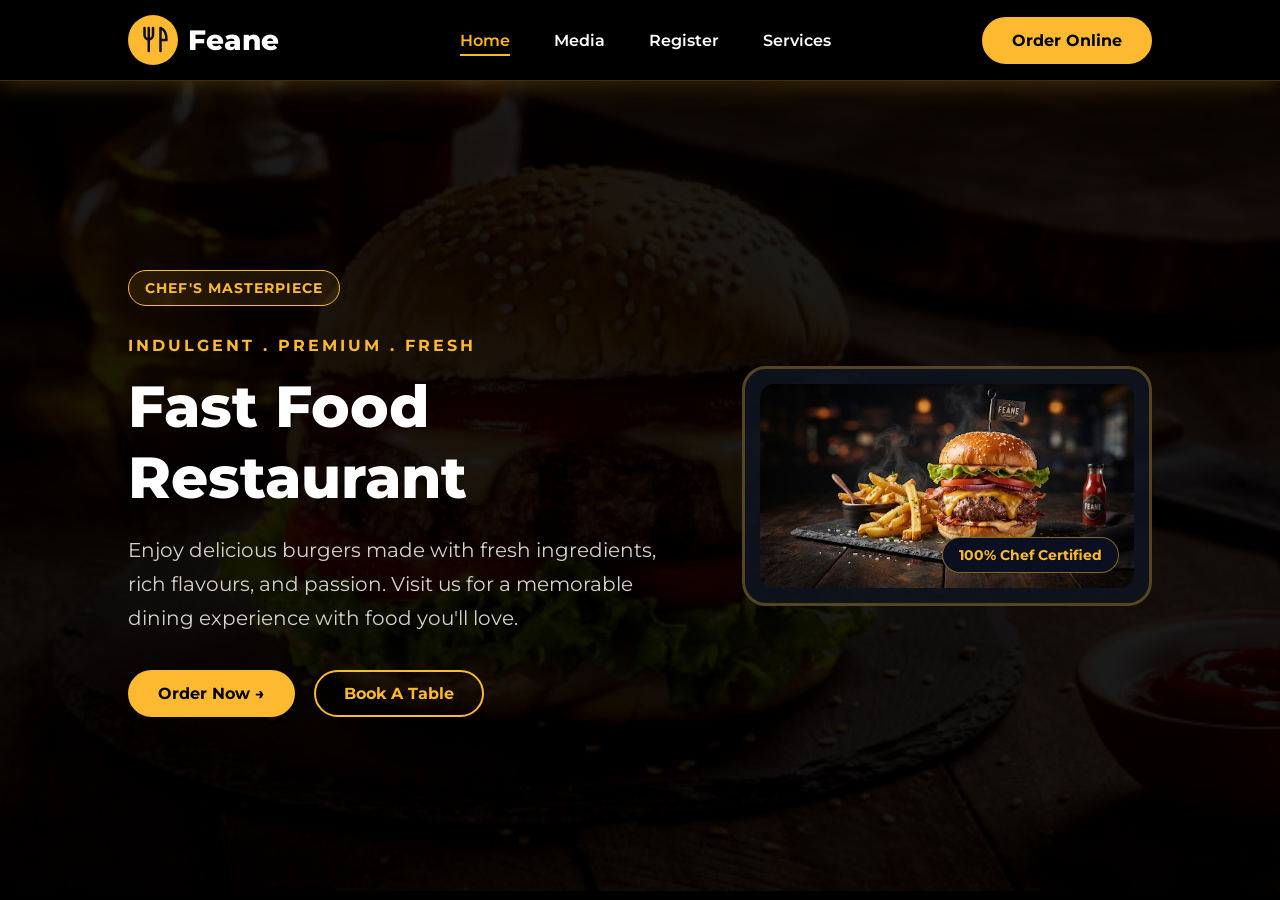
<file: index.html>
<!DOCTYPE html>
<html lang="en">
<head>
    <meta charset="UTF-8">
    <title>Feane - Home</title>
    <meta name="viewport" content="width=device-width, initial-scale=1.0">
    <link rel="preconnect" href="https://fonts.googleapis.com">
    <link href="https://fonts.googleapis.com/css2?family=Montserrat:wght@400;600;700;800&display=swap" rel="stylesheet">
    
    <link rel="stylesheet" href="css/nav.css">
    <link rel="stylesheet" href="css/home.css">
</head>
<body>
    <header>
        <nav>
            <div class="logo-group">
                <img src="images/logo.svg" alt="Feane logo" class="logo">
                <span class="brand">Feane</span>
            </div>

            <div class="nav-links">
                <a href="index.html" class="active">Home</a>
                <a href="media.html">Media</a>
                <a href="register.html">Register</a>
                <a href="services.html">Services</a>
            </div>

            <a href="media.html" class="btn">Order Online</a>
        </nav>
    </header>

    <div class="clss1">
        <img src="images/burger.jpg" alt="">

        <section class="hero" id="hero">
            <div class="hero-content">
                <p class="badge">Chef's Masterpiece</p>
                <p class="tagline">Indulgent . Premium . Fresh</p>
                <h1>Fast Food Restaurant</h1>
                <p class="hero-text">
                    Enjoy delicious burgers made with fresh ingredients,
                    rich flavours, and passion. Visit us for a memorable
                    dining experience with food you'll love.
                </p>

                <a href="media.html" class="btn">Order Now &rarr;</a>
                <a href="register.html" class="btn btn-outline">Book A Table</a>
            </div>

            <div class="hero-image">
                <div class="frame">
                    <img src="images/bur.jpg" alt="Freshly prepared burger with melted cheese, lettuce, and tomato">
                    <span class="certified">100% Chef Certified</span>
                </div>
            </div>
        </section>
    </div>
</body>
</html>
</file>
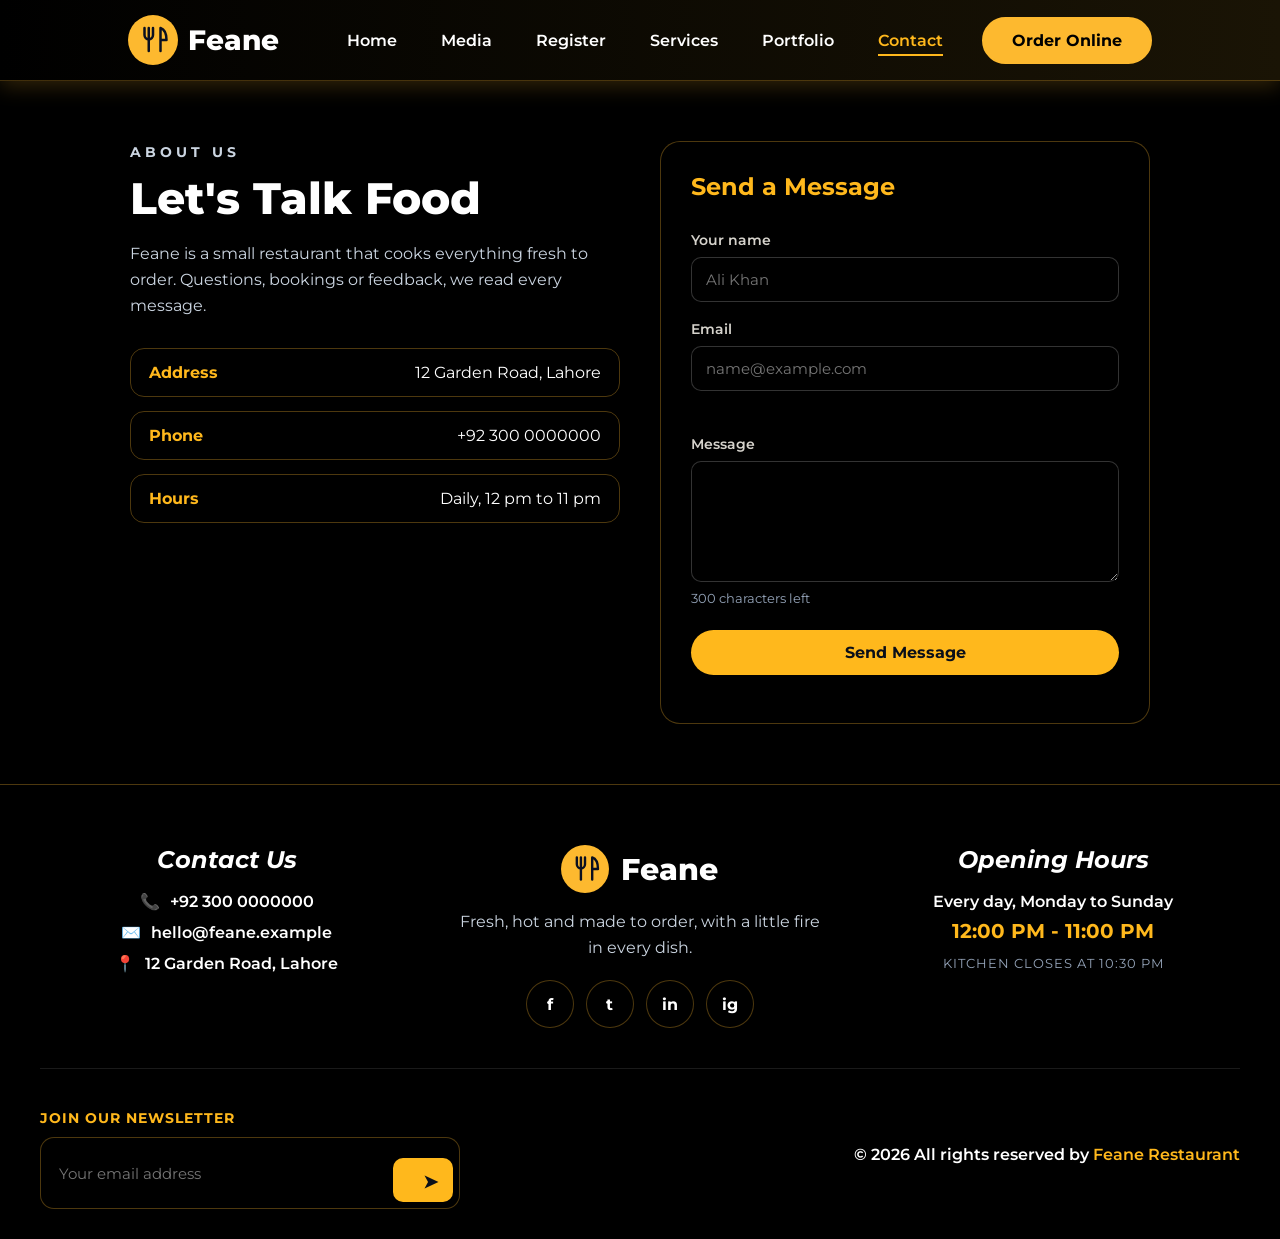
<file: contact.html>
<!DOCTYPE html>
<html lang="en">
    <head>
        <meta charset="UTF-8">
        <meta name="viewport" content="width=device-width, initial-scale=1.0">
        <title>Feane - Contact</title>
        <link rel="preconnect" href="https://fonts.googleapis.com">
        <link href="https://fonts.googleapis.com/css2?family=Montserrat:wght@400;600;700;800&display=swap" rel="stylesheet">
        <link rel="stylesheet" href="css/nav.css">
        <link rel="stylesheet" href="css/contact.css">
        <link rel="stylesheet" href="css/footer.css">
    </head>
    <body>

        <header>
            <nav>
                <div class="logo-group">
                    <img src="images/logo.svg" alt="Feane logo" class="logo">
                    <span class="brand">Feane</span>
                </div>

                <div class="nav-links">
                    <a href="index.html">Home</a>
                    <a href="media.html">Media</a>
                    <a href="register.html">Register</a>
                    <a href="services.html">Services</a>
                    <a href="portfolio.html">Portfolio</a>
                    <a href="contact.html" class="active">Contact</a>
                </div>

                <a href="media.html" class="btn">Order Online</a>
            </nav>
        </header>

        <main class="contact">

            <section class="about">
                <p class="section-label">About Us</p>
                <h1>Let's Talk Food</h1>
                <p>Feane is a small restaurant that cooks everything fresh to order. Questions, bookings or feedback, we read every message.</p>

                <ul class="info-list">
                    <li><span class="info-title">Address</span><span>12 Garden Road, Lahore</span></li>
                    <li><span class="info-title">Phone</span><span>+92 300 0000000</span></li>
                    <li><span class="info-title">Hours</span><span>Daily, 12 pm to 11 pm</span></li>
                </ul>
            </section>

            <section class="form-card">
                <h2>Send a Message</h2>

                <form id="contact-form">
                    <label for="name">Your name</label>
                    <input type="text" id="name" name="name" placeholder="Ali Khan" required minlength="2">

                    <label for="email">Email</label>
                    <input type="email" id="email" name="email" placeholder="name@example.com" required>
                    <span id="email-hint" class="hint"></span>

                    <label for="message">Message</label>
                    <textarea id="message" name="message" rows="5" maxlength="300" required></textarea>
                    <span id="char-count" class="hint">300 characters left</span>

                    <button type="submit">Send Message</button>
                    <p id="form-message" role="status"></p>
                </form>
            </section>

        </main>

        
            <footer class="site-footer">

    <div class="footer-top">

        <section class="footer-col">
            <h3>Contact Us</h3>
            <ul class="footer-list">
                <li><span aria-hidden="true">📞</span> +92 300 0000000</li>
                <li><span aria-hidden="true">✉️</span> hello@feane.example</li>
                <li><span aria-hidden="true">📍</span> 12 Garden Road, Lahore</li>
            </ul>
        </section>

        <section class="footer-brand">
            <div class="footer-logo">
                <img src="images/logo.svg" alt="Feane logo">
                <span>Feane</span>
            </div>
            <p>Fresh, hot and made to order, with a little fire in every dish.</p>
            <ul class="social">
                <li><a href="#" aria-label="Facebook">f</a></li>
                <li><a href="#" aria-label="Twitter">t</a></li>
                <li><a href="#" aria-label="LinkedIn">in</a></li>
                <li><a href="#" aria-label="Instagram">ig</a></li>
            </ul>
        </section>

        <section class="footer-col">
            <h3>Opening Hours</h3>
            <p class="days">Every day, Monday to Sunday</p>
            <p class="hours">12:00 PM - 11:00 PM</p>
            <p class="note">Kitchen closes at 10:30 PM</p>
        </section>

    </div>

    <div class="footer-bottom">

        <div class="newsletter">
            <label for="newsletter-email">Join our newsletter</label>
            <form class="newsletter-field">
                <input type="email" id="newsletter-email" placeholder="Your email address" required>
                <button type="submit" aria-label="Subscribe">&#10148;</button>
            </form>
        </div>

        <p class="copyright">&copy; 2026 All rights reserved by <span>Feane Restaurant</span></p>

    </div>

</footer>
        

        <script src="js/contact.js" defer></script>
        
    </body>
</html>
</file>
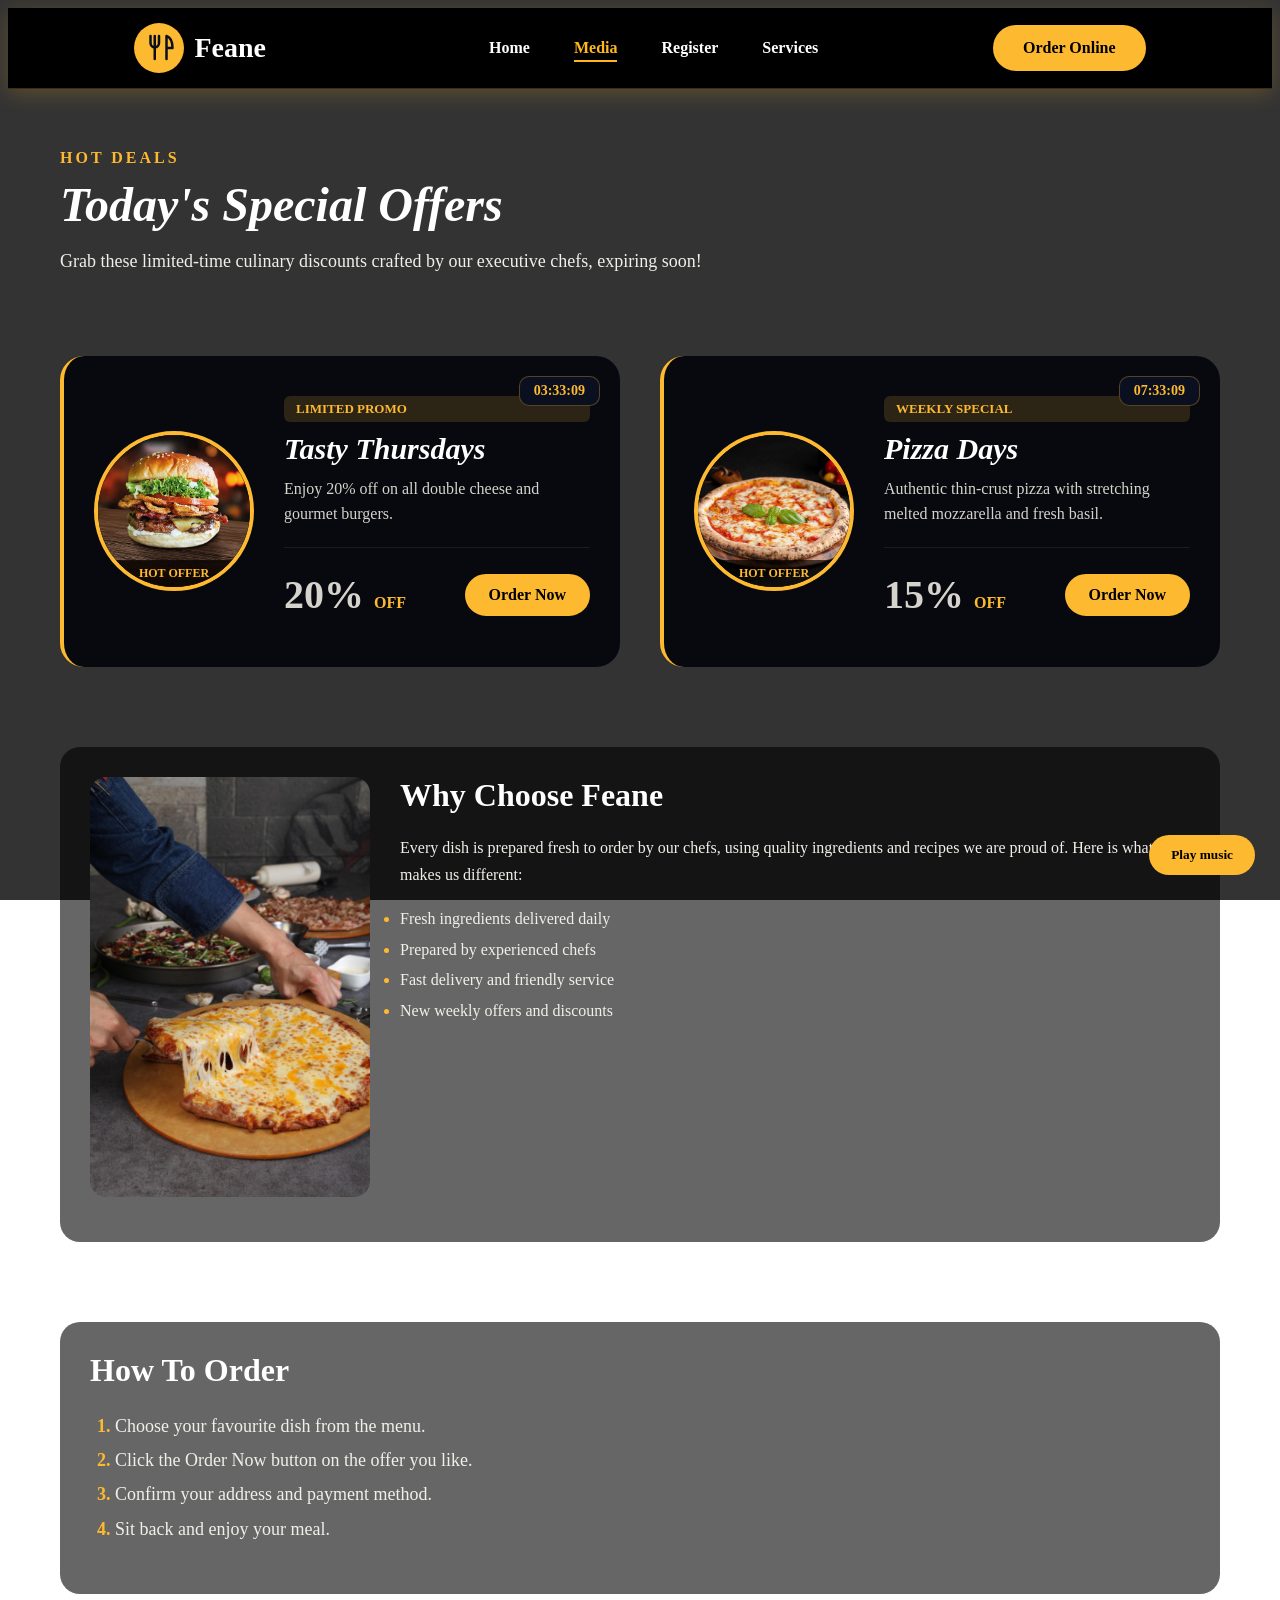
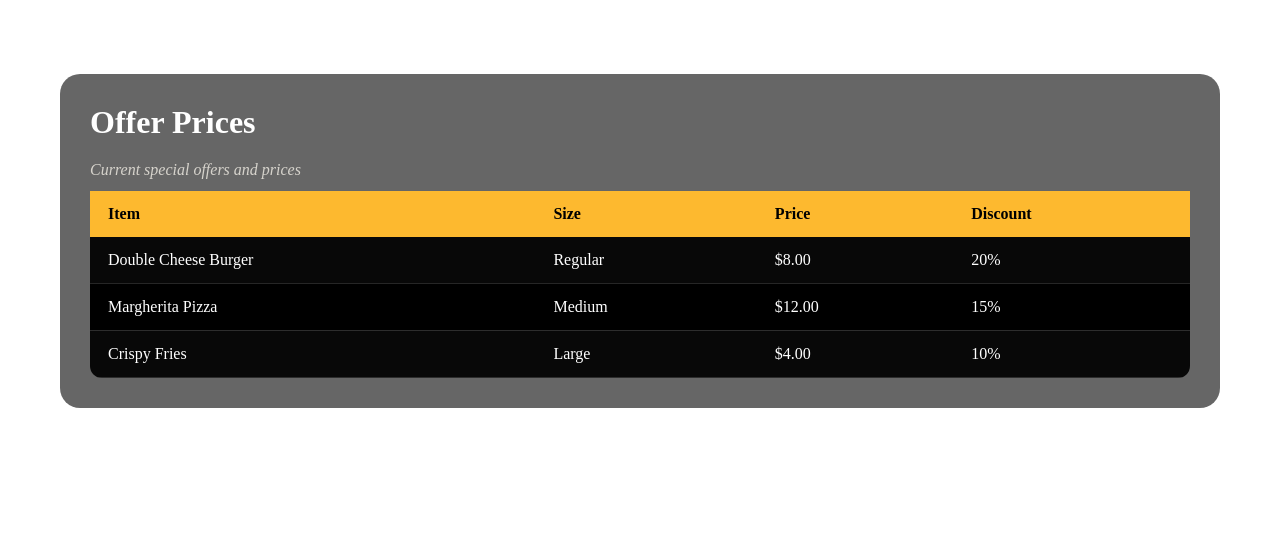
<file: media.html>
<!DOCTYPE html>
<html lang="en">
<head>
    <meta charset="UTF-8">
    <title>Feane - Media</title>
    <meta name="viewport" content="width=device-width, initial-scale=1.0">
    <link rel="preconnect" href="https://fonts.googleapis.com">
    <link href="https://fonts.googleapis.com/css2?family=Montserrat:wght@400;600;700;800&display=swap" rel="stylesheet">

    <link rel="stylesheet" href="css/nav.css">
    <link rel="stylesheet" href="css/media.css">
</head>
<body>
    <!-- BACKGROUND VIDEO (muted so browsers allow autoplay) -->
    <video class="bg-video" autoplay muted loop playsinline>
        <source src="media/cooking.mp4" type="video/mp4">
    </video>
    <div class="bg-overlay"></div>

    <header>
        <nav>
            <div class="logo-group">
                <img src="images/logo.svg" alt="Feane logo" class="logo">
                <span class="brand">Feane</span>
            </div>

            <div class="nav-links">
                <a href="index.html">Home</a>
                <a href="media.html" class="active">Media</a>
                <a href="register.html">Register</a>
                <a href="services.html">Services</a>
            </div>

            <a href="media.html" class="btn">Order Online</a>
        </nav>
    </header>

    <main>
        <!-- INTRO -->
        <section class="intro">
            <p class="label">Hot Deals</p>
            <h1>Today's Special Offers</h1>
            <p class="intro-text">
                Grab these limited-time culinary discounts crafted by our
                executive chefs, expiring soon!
            </p>
        </section>

        <!-- OFFER CARDS -->
        <section class="offers">
            <div class="card">
                <div class="card-photo">
                    <img src="images/offer1.jpg" alt="Double cheese burger">
                    <span class="hot">Hot Offer</span>
                </div>

                <div class="card-body">
                    <span class="timer">03:33:09</span>
                    <span class="tag">Limited Promo</span>
                    <h3>Tasty Thursdays</h3>
                    <p>Enjoy 20% off on all double cheese and gourmet burgers.</p>
                    <div class="card-bottom">
                        <p class="discount">20% <span>off</span></p>
                        <a href="#" class="btn">Order Now</a>
                    </div>
                </div>
            </div>

            <div class="card">
                <div class="card-photo">
                    <img src="images/offer2.jpg" alt="Pizza with melted cheese">
                    <span class="hot">Hot Offer</span>
                </div>

                <div class="card-body">
                    <span class="timer">07:33:09</span>
                    <span class="tag">Weekly Special</span>
                    <h3>Pizza Days</h3>
                    <p>Authentic thin-crust pizza with stretching melted mozzarella and fresh basil.</p>
                    <div class="card-bottom">
                        <p class="discount">15% <span>off</span></p>
                        <a href="#" class="btn">Order Now</a>
                    </div>
                </div>
            </div>
        </section>

        <!-- INFO BLOCK (float + unordered list) -->
        <section class="info">
            <img src="images/info.jpg" alt="Chef preparing food in our kitchen" class="info-img">
            <h2>Why Choose Feane</h2>
            <p>
                Every dish is prepared fresh to order by our chefs, using
                quality ingredients and recipes we are proud of. Here is
                what makes us different:
            </p>
            <ul>
                <li>Fresh ingredients delivered daily</li>
                <li>Prepared by experienced chefs</li>
                <li>Fast delivery and friendly service</li>
                <li>New weekly offers and discounts</li>
            </ul>
        </section>

        <!-- HOW TO ORDER (ordered list) -->
        <section class="how-to">
            <h2>How To Order</h2>
            <ol>
                <li>Choose your favourite dish from the menu.</li>
                <li>Click the Order Now button on the offer you like.</li>
                <li>Confirm your address and payment method.</li>
                <li>Sit back and enjoy your meal.</li>
            </ol>
        </section>

        <!-- PRICE TABLE -->
        <section class="prices">
            <h2>Offer Prices</h2>
            <div class="table-wrap">
                <table>
                    <caption>Current special offers and prices</caption>
                    <thead>
                        <tr>
                            <th scope="col">Item</th>
                            <th scope="col">Size</th>
                            <th scope="col">Price</th>
                            <th scope="col">Discount</th>
                        </tr>
                    </thead>
                    <tbody>
                        <tr>
                            <td>Double Cheese Burger</td>
                            <td>Regular</td>
                            <td>$8.00</td>
                            <td>20%</td>
                        </tr>
                        <tr>
                            <td>Margherita Pizza</td>
                            <td>Medium</td>
                            <td>$12.00</td>
                            <td>15%</td>
                        </tr>
                        <tr>
                            <td>Crispy Fries</td>
                            <td>Large</td>
                            <td>$4.00</td>
                            <td>10%</td>
                        </tr>
                    </tbody>
                </table>
            </div>
        </section>

        <!-- VISIBLE VIDEO WITH CONTROLS -->
        

        <!-- VISIBLE AUDIO WITH CONTROLS -->
       
    </main>

    <!-- BACKGROUND MUSIC (starts only when the visitor clicks) -->
    <button id="sound-btn" class="sound-btn">Play music</button>
    <audio id="bg-audio" loop>
        <source src="media/chef.mp3" type="audio/mpeg">
    </audio>

    <script>
        const audio = document.getElementById("bg-audio");
        const btn = document.getElementById("sound-btn");
        audio.volume = 1;

        btn.addEventListener("click", function () {
            if (audio.paused) {
                audio.play();
                btn.textContent = "Pause music";
            } else {
                audio.pause();
                btn.textContent = "Play music";
            }
        });
    </script>
</body>
</html>
</file>
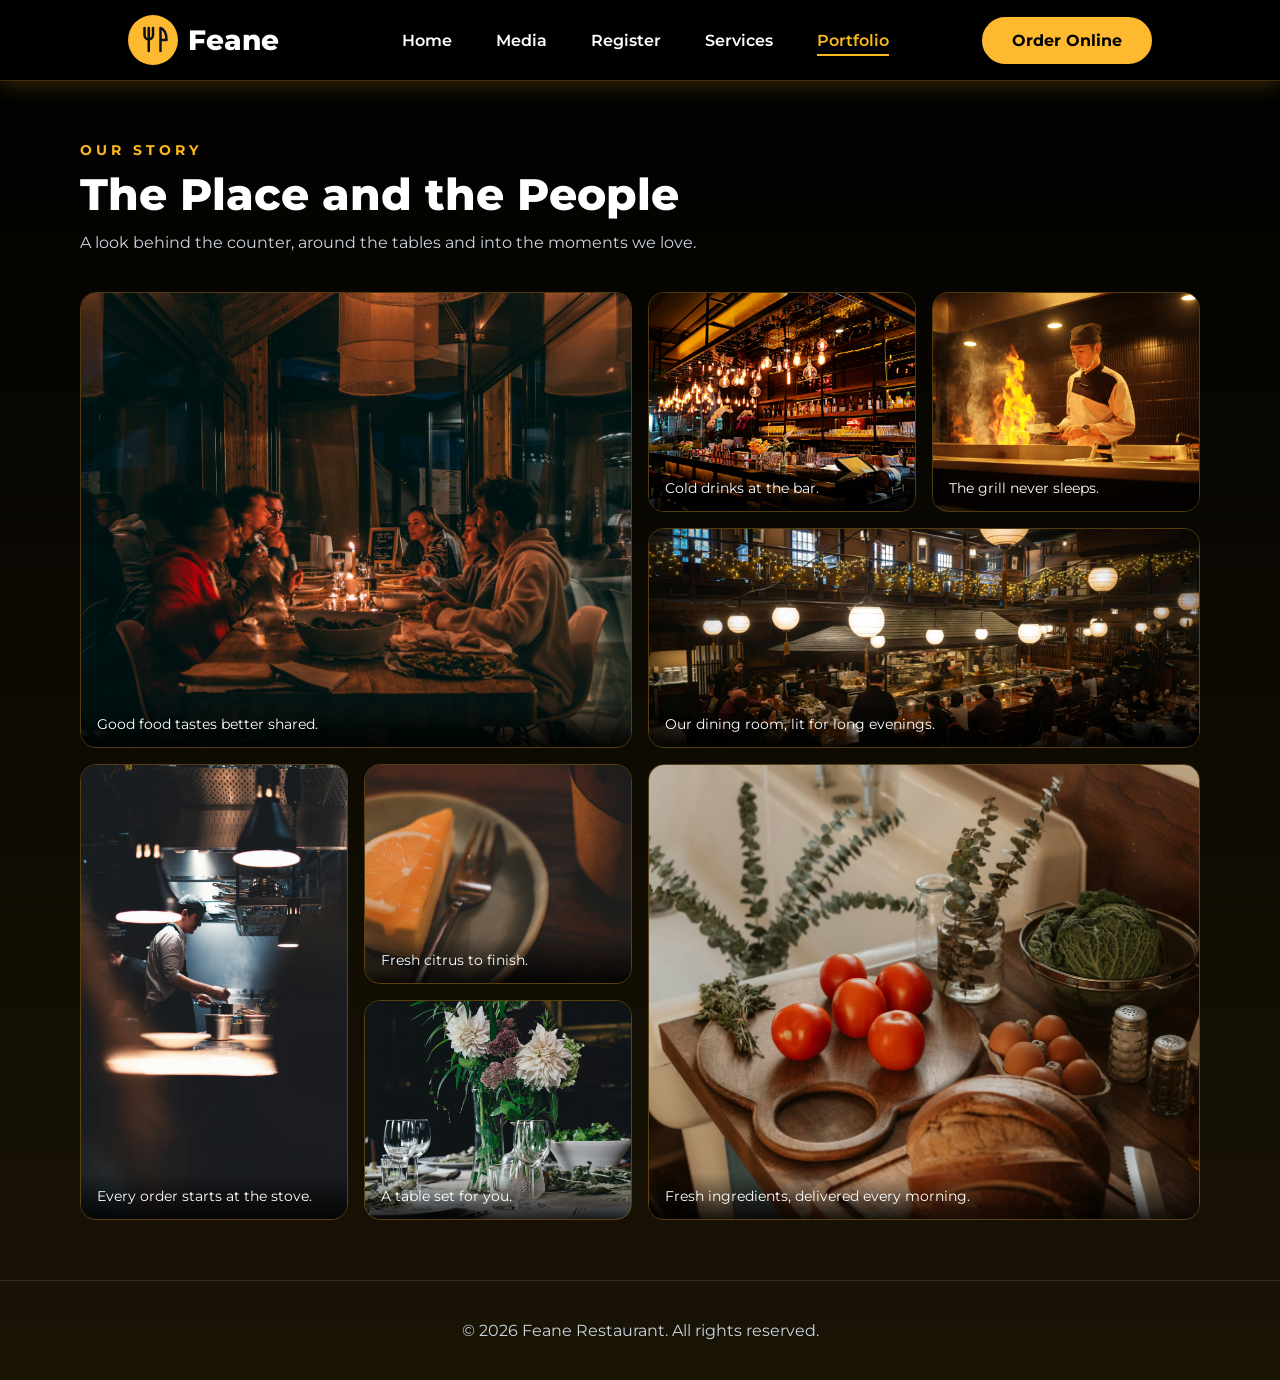
<file: portfolio.html>
<!DOCTYPE html>
<html lang="en">
    <head>
        <meta charset="UTF-8">
        <meta name="viewport" content="width=device-width, initial-scale=1.0">
        <title>Feane - Portfolio</title>
        <link rel="preconnect" href="https://fonts.googleapis.com">
        <link href="https://fonts.googleapis.com/css2?family=Montserrat:wght@400;600;700;800&display=swap" rel="stylesheet">
        <link rel="stylesheet" href="css/nav.css">
        <link rel="stylesheet" href="css/portfolio.css">
    </head>
    <body>

        <header>
            <nav>
                <div class="logo-group">
                    <img src="images/logo.svg" alt="Feane logo" class="logo">
                    <span class="brand">Feane</span>
                </div>

                <div class="nav-links">
                    <a href="index.html">Home</a>
                    <a href="media.html">Media</a>
                    <a href="register.html">Register</a>
                    <a href="services.html">Services</a>
                    <a href="portfolio.html" class="active">Portfolio</a>
                </div>

                <a href="media.html" class="btn">Order Online</a>
            </nav>
        </header>

        <main class="portfolio">
            <p class="section-label">Our Story</p>
            <h1>The Place and the People</h1>
            <p class="intro">A look behind the counter, around the tables and into the moments we love.</p>

            <section class="gallery">

    <figure class="gallery-item">
        <img src="images/8.jpg" alt="Friends sharing a candlelit meal at a long wooden table">
        <figcaption>Good food tastes better shared.</figcaption>
    </figure>

    <figure class="gallery-item">
        <img src="images/7.jpg" alt="Bar counter lit by hanging bulbs, with shelves of bottles">
        <figcaption>Cold drinks at the bar.</figcaption>
    </figure>

    <figure class="gallery-item">
        <img src="images/6.jpg" alt="Chef cooking over tall flames at an open grill">
        <figcaption>The grill never sleeps.</figcaption>
    </figure>

    <figure class="gallery-item">
        <img src="images/5.jpg" alt="Busy dining hall with paper lanterns and string lights">
        <figcaption>Our dining room, lit for long evenings.</figcaption>
    </figure>

    <figure class="gallery-item">
        <img src="images/4.jpg" alt="Chef preparing food in a dim kitchen under hanging lamps">
        <figcaption>Every order starts at the stove.</figcaption>
    </figure>

    <figure class="gallery-item">
        <img src="images/3.jpg" alt="Slice of orange and a fork on a small plate">
        <figcaption>Fresh citrus to finish.</figcaption>
    </figure>

    <figure class="gallery-item">
        <img src="images/2.jpg" alt="Tomatoes, eggs, bread and cabbage on a wooden board">
        <figcaption>Fresh ingredients, delivered every morning.</figcaption>
    </figure>

    <figure class="gallery-item">
        <img src="images/1.jpg" alt="Table set with flowers and wine glasses">
        <figcaption>A table set for you.</figcaption>
    </figure>

</section>
        </main>

        <footer>
            <p>&copy; 2026 Feane Restaurant. All rights reserved.</p>
        </footer>

    </body>
</html>
</file>
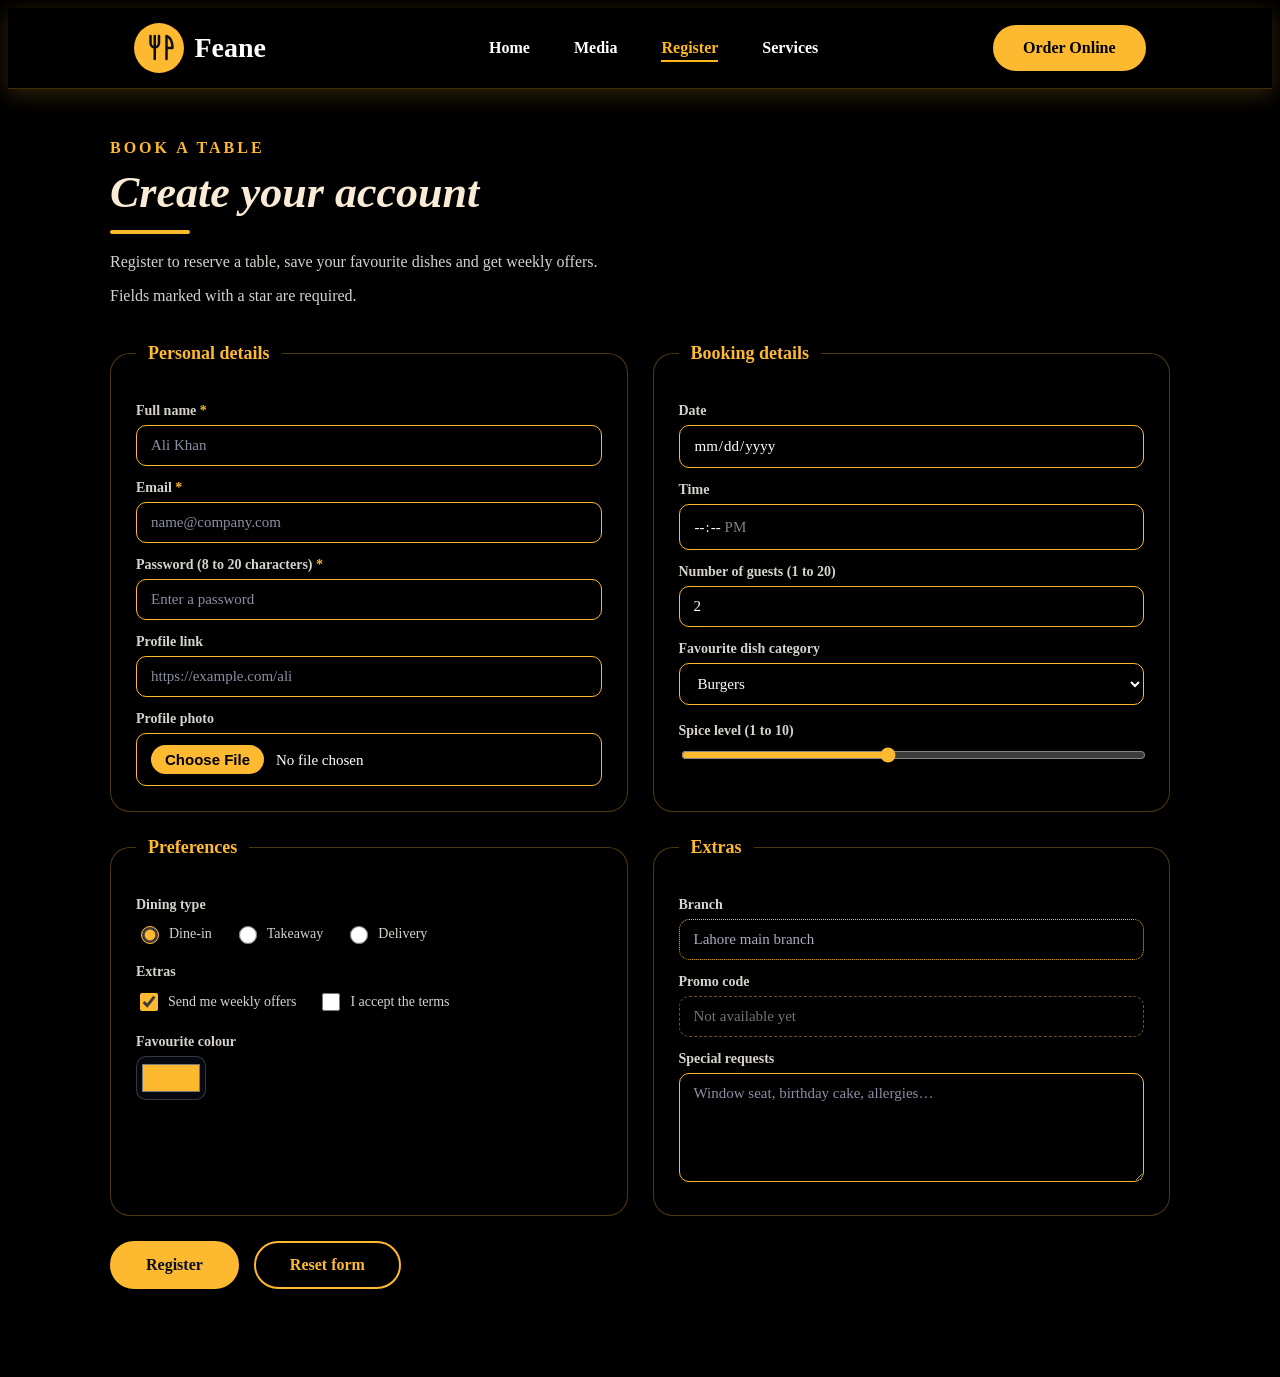
<file: register.html>
<!DOCTYPE html>
<html lang="en">
<head>
    <meta charset="UTF-8">
    <title>Feane - Register</title>
    <meta name="viewport" content="width=device-width, initial-scale=1.0">
    <link rel="preconnect" href="https://fonts.googleapis.com">
    <link href="https://fonts.googleapis.com/css2?family=Montserrat:wght@400;600;700;800&display=swap" rel="stylesheet">

    <link rel="stylesheet" href="css/nav.css">
    <link rel="stylesheet" href="css/register.css">
</head>
<body>
    <header>
        <nav>
            <div class="logo-group">
                <img src="images/logo.svg" alt="Feane logo" class="logo">
                <span class="brand">Feane</span>
            </div>

            <div class="nav-links">
                <a href="index.html">Home</a>
                <a href="media.html">Media</a>
                <a href="register.html" class="active">Register</a>
                <a href="services.html">Services</a>
            </div>

            <a href="media.html" class="btn">Order Online</a>
        </nav>
    </header>

    <main>
        <section class="form-intro">
            <p class="label">Book a table</p>
            <h1>Create your account</h1>
            <p>Register to reserve a table, save your favourite dishes and get weekly offers.</p>
            <p>Fields marked with a star are required.</p>
        </section>

        <form action="#" method="post" enctype="multipart/form-data">

            <!-- PERSONAL DETAILS -->
            <fieldset>
                <legend>Personal details</legend>

                <label for="fullname" class="req">Full name</label>
                <input type="text" id="fullname" name="fullname" placeholder="Ali Khan"
                       required minlength="3" maxlength="40">

                <label for="email" class="req">Email</label>
                <input type="email" id="email" name="email" placeholder="name@company.com" required>

                <label for="password" class="req">Password (8 to 20 characters)</label>
                <input type="password" id="password" name="password" placeholder="Enter a password"
                       required minlength="8" maxlength="20">

                <label for="profile">Profile link</label>
                <input type="url" id="profile" name="profile" placeholder="https://example.com/ali">

                <label for="photo">Profile photo</label>
                <input type="file" id="photo" name="photo" accept="image/*">
            </fieldset>

            <!-- BOOKING DETAILS -->
            <fieldset>
                <legend>Booking details</legend>

                <label for="date">Date</label>
                <input type="date" id="date" name="date" min="2026-10-18" max="2027-12-31">

                <label for="time">Time</label>
                <input type="time" id="time" name="time" min="12:00" max="23:00">

                <label for="guests">Number of guests (1 to 20)</label>
                <input type="number" id="guests" name="guests" min="1" max="20" value="2">

                <label for="category">Favourite dish category</label>
                <select id="category" name="category">
                    <option value="burgers" selected>Burgers</option>
                    <option value="pizzas">Pizzas</option>
                    <option value="pastas">Pastas</option>
                    <option value="salads">Salads</option>
                    <option value="drinks">Drinks</option>
                </select>

                <label for="spice">Spice level (1 to 10)</label>
                <input type="range" id="spice" name="spice" min="1" max="10" value="5">
            </fieldset>

            <!-- PREFERENCES -->
            <fieldset>
                <legend>Preferences</legend>

                <p class="group-title">Dining type</p>
                <div class="choices">
                    <label class="choice"><input type="radio" name="dining" value="dine-in" checked> Dine-in</label>
                    <label class="choice"><input type="radio" name="dining" value="takeaway"> Takeaway</label>
                    <label class="choice"><input type="radio" name="dining" value="delivery"> Delivery</label>
                </div>

                <p class="group-title">Extras</p>
                <div class="choices">
                    <label class="choice"><input type="checkbox" name="newsletter" value="yes" checked> Send me weekly offers</label>
                    <label class="choice"><input type="checkbox" name="terms" value="yes" required> I accept the terms</label>
                </div>

                <label for="colour">Favourite colour</label>
                <input type="color" id="colour" name="colour" value="#fdb92f">
            </fieldset>

            <!-- EXTRAS -->
            <fieldset>
                <legend>Extras</legend>

                <label for="branch">Branch</label>
                <input type="text" id="branch" name="branch" value="Lahore main branch" readonly>

                <label for="promo">Promo code</label>
                <input type="text" id="promo" name="promo" value="Not available yet" disabled>

                <label for="requests">Special requests</label>
                <textarea id="requests" name="requests" rows="5" maxlength="300"
                          placeholder="Window seat, birthday cake, allergies…"></textarea>
            </fieldset>

            <div class="actions">
                <button type="submit">Register</button>
                <button type="reset">Reset form</button>
            </div>
        </form>
    </main>
</body>
</html>
</file>
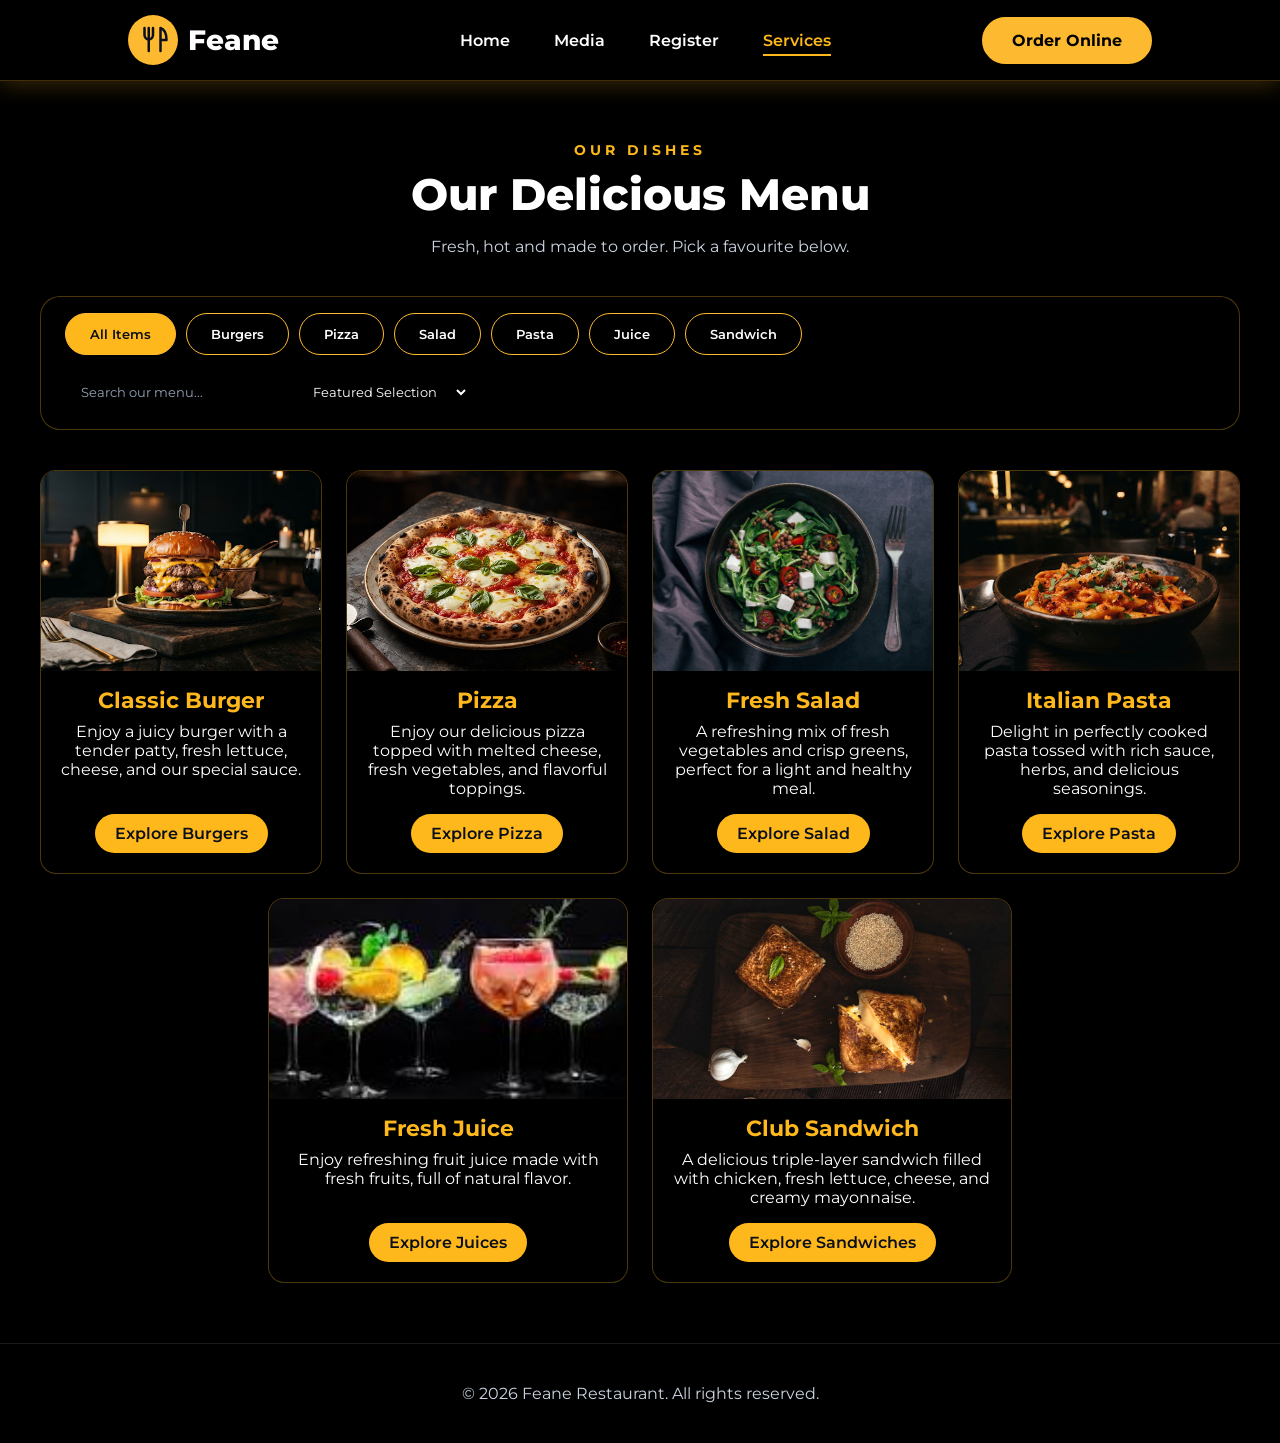
<file: services.html>
<!DOCTYPE html>
<html lang="en">
    <head>
        <meta charset="UTF-8">
        <meta name="viewport" content="width=device-width, initial-scale=1.0">
        <title>Feane - Services</title>
        <link rel="preconnect" href="https://fonts.googleapis.com">
        <link href="https://fonts.googleapis.com/css2?family=Montserrat:wght@400;600;700;800&display=swap" rel="stylesheet">
        <link rel="stylesheet" href="css/nav.css">
        <link rel="stylesheet" href="css/services.css">
    </head>
    <body>

        <header>
            <nav>
                <div class="logo-group">
                    <img src="images/logo.svg" alt="Feane logo" class="logo">
                    <span class="brand">Feane</span>
                </div>

                <div class="nav-links">
                    <a href="index.html">Home</a>
                    <a href="media.html">Media</a>
                    <a href="register.html">Register</a>
                    <a href="services.html" class="active">Services</a>
                </div>

                <a href="media.html" class="btn">Order Online</a>
            </nav>
        </header>

        <section class="services">
            <p class="section-label">Our Dishes</p>
            <h1>Our Delicious Menu</h1>
            <p>Fresh, hot and made to order. Pick a favourite below.</p>

            <div class="filter-bar">
                <div class="filter-buttons">
                    <button class="filter-btn active">All Items</button>
                    <button class="filter-btn">Burgers</button>
                    <button class="filter-btn">Pizza</button>
                    <button class="filter-btn">Salad</button>
                    <button class="filter-btn">Pasta</button>
                    <button class="filter-btn">Juice</button>
                    <button class="filter-btn">Sandwich</button>
                </div>

                <div class="filter-tools">
                    <input type="search" placeholder="Search our menu..." aria-label="Search the menu">
                    <select aria-label="Sort the menu">
                        <option>Featured Selection</option>
                        <option>Name A to Z</option>
                    </select>
                </div>
            </div>

            <div class="cards-container">

                <article class="card">
                    <img src="images/BURGER - Copy.jpg" alt="Cheeseburger with fries on a dark wooden board">
                    <h2>Classic Burger</h2>
                    <p>Enjoy a juicy burger with a tender patty, fresh lettuce, cheese, and our special sauce.</p>
                    <a href="media.html" class="card-link">Explore Burgers</a>
                </article>

                <article class="card">
                    <img src="images/piza.jpg" alt="Margherita pizza with basil leaves">
                    <h2>Pizza</h2>
                    <p>Enjoy our delicious pizza topped with melted cheese, fresh vegetables, and flavorful toppings.</p>
                    <a href="media.html" class="card-link">Explore Pizza</a>
                </article>

                <article class="card">
                    <img src="images/S.jpg" alt="Fresh salad on a black plate">
                    <h2>Fresh Salad</h2>
                    <p>A refreshing mix of fresh vegetables and crisp greens, perfect for a light and healthy meal.</p>
                    <a href="media.html" class="card-link">Explore Salad</a>
                </article>

                <article class="card">
                    <img src="images/pasta.jpg" alt="Bowl of pasta with tomato sauce">
                    <h2>Italian Pasta</h2>
                    <p>Delight in perfectly cooked pasta tossed with rich sauce, herbs, and delicious seasonings.</p>
                    <a href="media.html" class="card-link">Explore Pasta</a>
                </article>

                <article class="card">
                    <img src="images/drinks.jfif" alt="Colourful fruit drinks in glasses">
                    <h2>Fresh Juice</h2>
                    <p>Enjoy refreshing fruit juice made with fresh fruits, full of natural flavor.</p>
                    <a href="media.html" class="card-link">Explore Juices</a>
                </article>

                <article class="card">
                    <img src="images/sand.jpg" alt="Toasted club sandwich on a wooden board">
                    <h2>Club Sandwich</h2>
                    <p>A delicious triple-layer sandwich filled with chicken, fresh lettuce, cheese, and creamy mayonnaise.</p>
                    <a href="media.html" class="card-link">Explore Sandwiches</a>
                </article>

            </div>
        </section>

        <footer>
            <p>&copy; 2026 Feane Restaurant. All rights reserved.</p>
        </footer>

    </body>
</html>
</file>
<file: css/nav.css>
header {
    position: sticky;
    top: 0;
    z-index: 100;
    background-color:black;
}

nav {
    display: flex;
    align-items: center;
    justify-content: space-between;
    padding: 15px 10%;
}

nav a {
    color: white;
    text-decoration: none;
    font-weight: 600;
}

nav a:hover {
    color: #fdb92f;
}

nav a.active {
    color: #fdb92f;
    border-bottom: 2px solid #fdb92f;
    padding-bottom: 4px;
}

.logo-group {
    display: flex;
    align-items: center;
    gap: 10px;
    width: 180px;
}

.logo {
    width: 50px;
    opacity: 1;
}

.brand {
    color: white;
    font-weight: 800;
    font-size: 28px;
}

.nav-links a {
    margin: 0 20px;
}
.btn {
    display: inline-block;
    padding: 12px 28px;
    background-color: #fdb92f;
    color: black;
    border: 2px solid #fdb92f;
    border-radius: 30px;
    text-decoration: none;
    font-weight: bold;
}
.nav-links a.active {
    color: #ffb81c;
    border-bottom: 2px solid #ffb81c;
}/* ---------- HEADER GOLDEN GLOW ---------- */

header {
    position: sticky;
    top: 0;
    z-index: 100;
    background-color: #000000;

    border-bottom: 1px solid rgba(253, 185, 47, 0.25);

    box-shadow: 0 5px 20px rgba(253, 185, 47, 0.2);
}
</file>
<file: css/home.css>
body {
    background-color: black;
    font-family: 'Montserrat', sans-serif;
    margin: 0;
}

img {
    opacity: 0.1;
}

/* ---------- STICKY HEADER + NAVBAR ---------- */



/* Order Online button: same width as logo group so links stay centered */


/* ---------- HERO LAYERING ---------- */
.clss1 {
    position: relative;
}

.clss1 > img {
    display: block;
    width: 100%;
    height: calc(100vh - 90px);
    object-fit: cover;
}

.hero {
    position: absolute;
    top: 0;
    left: 0;
    width: 100%;
    height: 100%;
    display: flex;
    align-items: center;
    justify-content: space-between;
    padding: 0 10%;
    box-sizing: border-box;
    color: white;
}

.hero-content {
    width: 55%;
}

/* ---------- HERO TEXT ---------- */
.badge {
    display: inline-block;
    color: #fdb92f;
    background-color: rgba(253, 185, 47, 0.1);
    border: 1px solid #fdb92f;
    border-radius: 30px;
    padding: 8px 16px;
    font-size: 14px;
    font-weight: 700;
    letter-spacing: 1px;
    text-transform: uppercase;
}

.tagline {
    color: #fdb92f;
    letter-spacing: 3px;
    text-transform: uppercase;
    font-weight: 700;
}

h1 {
    font-size: 58px;
    font-weight: 800;
    margin: 10px 0 20px;
}

.hero-text {
    font-size: 20px;
    line-height: 1.7;
    color: #d6d3cc;
    margin-bottom: 35px;
}

/* ---------- BUTTONS ---------- */
.btn {
    display: inline-block;
    padding: 12px 28px;
    background-color: #fdb92f;
    color: black;
    border: 2px solid #fdb92f;
    border-radius: 30px;
    text-decoration: none;
    font-weight: bold;
}

.hero-content .btn {
    margin-right: 15px;
}

.btn-outline {
    background-color: transparent;
    color: #fdb92f;
}

/* ---------- HERO IMAGE + FRAME ---------- */
.hero-image {
    width: 40%;
}

.frame {
    position: relative;
    padding: 15px;
    background-color: rgba(15, 20, 32, 0.85);
    border: 3px solid rgba(253, 185, 47, 0.3);
    border-radius: 24px;
}

.hero-image img {
    display: block;
    width: 100%;
    opacity: 1;
    border-radius: 14px;
}

/* ---------- "100% CHEF CERTIFIED" BADGE ---------- */
.certified {
    position: absolute;
    bottom: 30px;
    right: 30px;
    background-color: #0b1020;
    color: #fdb92f;
    border: 1px solid rgba(253, 185, 47, 0.5);
    border-radius: 30px;
    padding: 8px 16px;
    font-size: 14px;
    font-weight: 700;
}
</file>
<file: css/contact.css>
/* ---------- BASE ---------- */
* {
    box-sizing: border-box;
}

body {
    margin: 0;
    background-color: #000000;
    color: #ffffff;
    font-family: "Montserrat", sans-serif;
}

/* ---------- PAGE LAYOUT (grid: two columns) ---------- */
.contact {
    display: grid;
    grid-template-columns: 1fr 1fr;
    gap: 40px;
    max-width: 1100px;
    margin: 0 auto;
    padding: 60px 40px;
}

/* ---------- ABOUT (flexbox inside) ---------- */
.section-label {
    margin: 0 0 8px;
    color: #ffb81c;
    font-size: 14px;
    font-weight: 700;
    letter-spacing: 4px;
    text-transform: uppercase;
}

.about h1 {
    margin: 0 0 16px;
    font-size: 44px;
    font-weight: 800;
}

.about p {
    color: #cbd5e1;
    line-height: 1.6;
}

.info-list {
    display: flex;
    flex-direction: column;
    gap: 14px;
    margin: 30px 0 0;
    padding: 0;
    list-style: none;
}

.info-list li {
    display: flex;
    justify-content: space-between;
    gap: 16px;
    padding: 14px 18px;
    border: 1px solid rgba(253, 185, 47, 0.3);
    border-radius: 14px;
}

.info-title {
    color: #ffb81c;
    font-weight: 700;
}

/* ---------- FORM CARD ---------- */
.form-card {
    padding: 30px;
    background-color: rgba(0, 0, 0, 0.95);
    border: 1px solid rgba(253, 185, 47, 0.3);
    border-radius: 20px;
}

.form-card h2 {
    margin: 0 0 20px;
    color: #ffb81c;
}

form {
    display: grid;
    gap: 8px;
}

label {
    margin-top: 10px;
    font-size: 14px;
    font-weight: 600;
    color: #d6d3cc;
}

input,
textarea {
    width: 100%;
    padding: 12px 14px;
    background-color: #000000;
    color: #ffffff;
    border: 1px solid rgba(255, 255, 255, 0.2);
    border-radius: 10px;
    font-family: inherit;
    font-size: 15px;
}

input:focus,
textarea:focus {
    outline: none;
    border-color: #ffb81c;
    box-shadow: 0 0 0 3px rgba(253, 185, 47, 0.25);
}

.hint {
    min-height: 18px;
    font-size: 13px;
    color: #94a3b8;
}

.hint.valid {
    color: #3fae6a;
}

.hint.invalid,
.hint.warning {
    color: #e5534b;
}

button {
    margin-top: 14px;
    padding: 13px 30px;
    background-color: #ffb81c;
    color: #0b0f19;
    border: none;
    border-radius: 30px;
    font-family: inherit;
    font-size: 16px;
    font-weight: 700;
    cursor: pointer;
    transition: transform 0.3s ease;
}

button:hover {
    transform: translateY(-2px);
}

#form-message {
    margin: 10px 0 0;
    color: #3fae6a;
    font-weight: 600;
}

/* ---------- NAV OVERRIDE (this page's own look) ---------- */
header {
    background: linear-gradient(90deg, #000000, #1a1405);
}

/* ---------- FOOTER ---------- */
footer {
    padding: 24px;
    text-align: center;
    color: #cbd5e1;
    border-top: 1px solid rgba(255, 255, 255, 0.1);
}

/* ---------- MEDIA QUERY 1: tablet ---------- */
@media (max-width: 900px) {
    .contact {
        grid-template-columns: 1fr;
        padding: 40px 20px;
    }
}

/* ---------- MEDIA QUERY 2: phone ---------- */
@media (max-width: 600px) {
    .about h1 {
        font-size: 32px;
    }

    .info-list li {
        flex-direction: column;
        gap: 4px;
    }

    .form-card {
        padding: 20px;
    }
}
</file>
<file: css/footer.css>
/* ---------- FOOTER SHELL ---------- */
.site-footer {
    padding: 60px 40px 30px;
    background-color: #000000;
    border-top: 1px solid rgba(253, 185, 47, 0.3);
    color: #ffffff;
    text-align: left;
}

/* ---------- TOP: three columns (grid) ---------- */
.footer-top {
    display: grid;
    grid-template-columns: repeat(3, 1fr);
    gap: 40px;
    max-width: 1200px;
    margin: 0 auto;
    text-align: center;
}

.site-footer h3 {
    margin: 0 0 18px;
    font-size: 24px;
    font-style: italic;
}

.footer-list {
    display: flex;
    flex-direction: column;
    gap: 12px;
    margin: 0;
    padding: 0;
    list-style: none;
}

.footer-list li {
    display: flex;
    justify-content: center;
    align-items: center;
    gap: 10px;
    font-weight: 600;
}

/* ---------- BRAND COLUMN ---------- */
.footer-logo {
    display: flex;
    justify-content: center;
    align-items: center;
    gap: 12px;
    font-size: 30px;
    font-weight: 800;
}

.footer-logo img {
    width: 48px;
    height: 48px;
}

.footer-brand p {
    color: #cbd5e1;
    line-height: 1.6;
}

.social {
    display: flex;
    justify-content: center;
    gap: 12px;
    margin: 20px 0 0;
    padding: 0;
    list-style: none;
}

.social a {
    display: flex;
    justify-content: center;
    align-items: center;
    width: 48px;
    height: 48px;
    border: 1px solid rgba(253, 185, 47, 0.3);
    border-radius: 50%;
    background-color: #000000;
    color: #ffffff;
    font-weight: 700;
    text-decoration: none;
    transition: transform 0.3s ease, border-color 0.3s ease;
}

.social a:hover {
    transform: translateY(-4px);
    border-color: #ffb81c;
}

/* ---------- OPENING HOURS COLUMN ---------- */
.footer-col .days {
    margin: 0 0 8px;
    font-weight: 600;
}

.footer-col .hours {
    margin: 0 0 12px;
    color: #ffb81c;
    font-size: 20px;
    font-weight: 700;
}

.footer-col .note {
    margin: 0;
    color: #94a3b8;
    font-size: 13px;
    letter-spacing: 1px;
    text-transform: uppercase;
}

/* ---------- BOTTOM ROW (flexbox) ---------- */
.footer-bottom {
    display: flex;
    justify-content: space-between;
    align-items: center;
    flex-wrap: wrap;
    gap: 20px;
    max-width: 1200px;
    margin: 40px auto 0;
    padding-top: 30px;
    border-top: 1px solid rgba(255, 255, 255, 0.1);
}

.newsletter label {
    display: block;
    margin-bottom: 10px;
    color: #ffb81c;
    font-size: 14px;
    font-weight: 700;
    letter-spacing: 1px;
    text-transform: uppercase;
}

.newsletter-field {
    display: flex;
    align-items: center;
    width: 420px;
    max-width: 100%;
    padding: 6px;
    background-color: #000000;
    border: 1px solid rgba(253, 185, 47, 0.3);
    border-radius: 14px;
}

.newsletter-field input {
    flex: 1;
    padding: 10px 12px;
    background: transparent;
    border: none;
    color: #ffffff;
    font-family: inherit;
}

.newsletter-field input:focus {
    outline: none;
}

.newsletter-field:focus-within {
    border-color: #ffb81c;
}

.newsletter-field button {
    width: 44px;
    height: 44px;
    border: none;
    border-radius: 10px;
    background-color: #ffb81c;
    color: #0b0f19;
    font-size: 18px;
    cursor: pointer;
}

.copyright {
    margin: 0;
    font-weight: 600;
}

.copyright span {
    color: #ffb81c;
}

/* ---------- MEDIA QUERY: stack on small screens ---------- */
@media (max-width: 800px) {
    .footer-top {
        grid-template-columns: 1fr;
    }

    .footer-bottom {
        flex-direction: column;
        align-items: flex-start;
    }
}
</file>
<file: css/media.css>
/* ---------- BASE ---------- */
* {
    box-sizing: border-box;
}

main {
    max-width: 1200px;
    margin: 0 auto;
    padding: 60px 20px;
}

section {
    margin-bottom: 80px;
}

h2 {
    font-size: 32px;
    font-weight: 800;
    margin: 0 0 20px;
}

/* ---------- BACKGROUND VIDEO + OVERLAY ---------- */
.bg-video {
    position: fixed;
    top: 0;
    left: 0;
    width: 100%;
    height: 100%;
    object-fit: cover;
    z-index: -2;
}

.bg-overlay {
    position: fixed;
    inset: 0;
    background: rgba(0, 0, 0, 0.8);
    z-index: -1;
}

/* ---------- INTRO ---------- */
.label {
    color: #fdb92f;
    font-weight: 700;
    letter-spacing: 3px;
    text-transform: uppercase;
    margin: 0 0 10px;
}

.intro h1 {
    font-size: 48px;
    font-weight: 800;
    font-style: italic;
    margin: 0 0 15px;
}

.intro-text {
    color: #d6d3cc;
    font-size: 18px;
    line-height: 1.6;
    max-width: 700px;
    margin: 0;
}

/* ---------- OFFER CARDS ---------- */
.offers {
    display: flex;
    gap: 40px;
}

.card {
    position: relative;
    flex: 1;
    display: flex;
    align-items: center;
    gap: 30px;
    padding: 40px 30px;
    background-color: #07090f;
    border-left: 4px solid #fdb92f;
    border-radius: 24px;
}

.card-photo {
    position: relative;
    flex-shrink: 0;
    width: 160px;
    height: 160px;
    border: 4px solid #fdb92f;
    border-radius: 50%;
    overflow: hidden;
}

.card-photo img {
    display: block;
    width: 100%;
    height: 100%;
    object-fit: cover;
}

.hot {
    position: absolute;
    left: 0;
    right: 0;
    bottom: 0;
    padding: 6px 0;
    background-color: rgba(0, 0, 0, 0.65);
    color: #fdb92f;
    font-size: 12px;
    font-weight: 800;
    text-align: center;
    text-transform: uppercase;
}

.timer {
    position: absolute;
    top: 20px;
    right: 20px;
    padding: 6px 14px;
    background-color: #0b1020;
    border: 1px solid rgba(253, 185, 47, 0.3);
    border-radius: 10px;
    color: #fdb92f;
    font-size: 14px;
    font-weight: 700;
}

.tag {
    display: inline-block;
    padding: 5px 12px;
    background-color: rgba(253, 185, 47, 0.15);
    border-radius: 6px;
    color: #fdb92f;
    font-size: 13px;
    font-weight: 700;
    text-transform: uppercase;
}

/* flex column + margin-top: auto keeps both cards' bottom rows aligned */
.card-body {
    flex: 1;
    display: flex;
    flex-direction: column;
    align-self: stretch;
}

.card-body h3 {
    font-size: 30px;
    font-style: italic;
    margin: 10px 0;
}

.card-body p {
    color: #d6d3cc;
    line-height: 1.6;
    margin: 0 0 20px;
}

.card-bottom {
    display: flex;
    justify-content: space-between;
    align-items: center;
    margin-top: auto;
    padding-top: 15px;
    border-top: 1px solid rgba(255, 255, 255, 0.08);
}

.card-bottom .discount {
    font-size: 40px;
    font-weight: 800;
    margin: 0;
}

.discount span {
    color: #fdb92f;
    font-size: 16px;
    text-transform: uppercase;
}

.card .btn {
    padding: 10px 22px;
}

/* ---------- INFO BLOCK (float + unordered list) ---------- */
.info {
    overflow: hidden;
}

.info-img {
    float: left;
    width: 280px;
    margin: 0 30px 15px 0;
    border-radius: 16px;
}

.info p {
    color: #d6d3cc;
    line-height: 1.7;
}

ul,
ol {
    color: #d6d3cc;
    line-height: 1.9;
    padding-left: 25px;
}

ul li::marker,
ol li::marker {
    color: #fdb92f;
    font-weight: 700;
}

/* ---------- ORDERED LIST ---------- */
.how-to ol {
    max-width: 700px;
    font-size: 18px;
}

/* ---------- TABLE ---------- */
.table-wrap {
    overflow-x: auto;
}

table {
    width: 100%;
    border-collapse: collapse;
     background-color: rgba(0, 0, 0, 0.92);   /* solid dark panel behind the text */
    border-radius: 12px;
    overflow: hidden;
}

caption {
    padding-bottom: 12px;
    color: #d6d3cc;
    font-style: italic;
    text-align: left;
}

th,
td {
    padding: 14px 18px;
    text-align: left;
    color: #ffffff;
}

th {
    background-color: #fdb92f;
    color: #000000;
    font-weight: 800;
}

td {
    border-bottom: 1px solid rgba(255, 255, 255, 0.15);
}

tbody tr:nth-child(even) {
    background-color: #000000;
}

tbody tr:hover {
     background-color: rgba(253, 185, 47, 0.25);;
}

/* ---------- VISIBLE VIDEO (background image section) ---------- */
.watch {
    padding: 60px 20px;
    text-align: center;
    border-radius: 24px;
    background:
        linear-gradient(rgba(5, 6, 13, 0.8), rgba(11, 16, 32, 0.8)),
        url("../images/banner.jpg") center / cover no-repeat;
}

/* .watch video, not plain video, so the background video is not affected */
.watch video {
    display: block;
    width: 100%;
    max-width: 640px;
    margin: 0 auto;
    border-radius: 16px;
}

/* ---------- VISIBLE AUDIO ---------- */
.chef {
    text-align: center;
}

.chef audio {
    width: 100%;
    max-width: 500px;
}

/* ---------- MUSIC BUTTON ---------- */
.sound-btn {
    position: fixed;
    bottom: 25px;
    right: 25px;
    z-index: 200;
    padding: 12px 22px;
    background-color: #fdb92f;
    color: black;
    border: none;
    border-radius: 30px;
    font-family: inherit;
    font-weight: bold;
    cursor: pointer;
}

/* ---------- SMALL SCREENS ---------- */
@media (max-width: 900px) {
    .offers {
        flex-direction: column;
    }

    .card {
        flex-direction: column;
        text-align: center;
    }

    .info-img {
        float: none;
        display: block;
        width: 100%;
        margin: 0 0 20px;
    }
}


h1,
h2,
h3 {
    color: #ffffff;
}

.intro-text,
.info p,
ul,
ol {
    color: #f1efe9;
}

.info,
.how-to,
.prices {
    background-color: rgba(0, 0, 0, 0.6);
    padding: 30px;
    border-radius: 20px;
}
</file>
<file: css/portfolio.css>
/* ---------- BASE ---------- */

* {
    box-sizing: border-box;
}

body {
    margin: 0;
    min-height: 100vh;
    color: #ffffff;
    font-family: "Montserrat", sans-serif;
    background: linear-gradient(180deg, #000000, #1a1405);
}

/* ---------- INTRO ---------- */

.portfolio {
    max-width: 1200px;
    margin: 0 auto;
    padding: 60px 40px;
}

.section-label {
    margin: 0 0 8px;
    color: #ffb81c;
    font-size: 14px;
    font-weight: 700;
    letter-spacing: 4px;
    text-transform: uppercase;
}

.portfolio h1 {
    margin: 0 0 12px;
    font-size: 44px;
    font-weight: 800;
}

.intro {
    margin: 0 0 40px;
    color: #cbd5e1;
}

/* ---------- GRID MOSAIC ---------- */

.gallery {
    display: grid;
    grid-template-columns: repeat(4, 1fr);
    grid-auto-rows: 220px;
    gap: 16px;

    grid-template-areas:
        "a a b c"
        "a a d d"
        "e f g g"
        "e h g g";
}

/* Assign grid areas */

.gallery-item:nth-child(1) { grid-area: a; }
.gallery-item:nth-child(2) { grid-area: b; }
.gallery-item:nth-child(3) { grid-area: c; }
.gallery-item:nth-child(4) { grid-area: d; }
.gallery-item:nth-child(5) { grid-area: e; }
.gallery-item:nth-child(6) { grid-area: f; }
.gallery-item:nth-child(7) { grid-area: g; }
.gallery-item:nth-child(8) { grid-area: h; }

/* ---------- GALLERY ITEMS ---------- */

.gallery-item {
    position: relative;
    margin: 0;
    overflow: hidden;
    border: 1px solid rgba(253, 185, 47, 0.3);
    border-radius: 16px;

    opacity: 0;

    animation-name: fadeUp;
    animation-duration: 0.8s;
    animation-timing-function: ease-out;
    animation-fill-mode: both;

    transition: box-shadow 0.3s ease;
}

/* ---------- IMAGE ---------- */

.gallery-item img {
    display: block;
    width: 100%;
    height: 100%;
    object-fit: cover;
    transition: transform 0.4s ease;
}

/* ---------- CAPTIONS ---------- */

.gallery-item figcaption {
    position: absolute;
    left: 0;
    right: 0;
    bottom: 0;

    padding: 14px 16px;
    font-size: 14px;
    color: #ffffff;

    background: linear-gradient(
        transparent,
        rgba(0, 0, 0, 0.85)
    );
}

/* ---------- HOVER EFFECT ---------- */

.gallery-item:hover {
    box-shadow: 0 8px 24px rgba(253, 185, 47, 0.25);
}

.gallery-item:hover img {
    transform: scale(1.08);
}

/* ---------- FADE UP ANIMATION ---------- */

@keyframes fadeUp {
    from {
        opacity: 0;
        transform: translateY(40px);
    }

    to {
        opacity: 1;
        transform: translateY(0);
    }
}

/* ---------- STAGGERED DELAYS ---------- */

.gallery-item:nth-child(1) {
    animation-delay: 0s;
}

.gallery-item:nth-child(2) {
    animation-delay: 0.3s;
}

.gallery-item:nth-child(3) {
    animation-delay: 0.8s;
}

.gallery-item:nth-child(4) {
    animation-delay: 1.2s;
}

.gallery-item:nth-child(5) {
    animation-delay: 1.6s;
}

.gallery-item:nth-child(6) {
    animation-delay: 2.0s;
}

.gallery-item:nth-child(7) {
    animation-delay: 2.5s;
}

.gallery-item:nth-child(8) {
    animation-delay: 3.0s;
}

/* ---------- HEADER ---------- */



/* ---------- FOOTER ---------- */

footer {
    padding: 24px;
    text-align: center;
    color: #cbd5e1;
    border-top: 1px solid rgba(255, 255, 255, 0.1);
}

/* ---------- TABLET RESPONSIVE ---------- */

@media (max-width: 900px) {

    .portfolio {
        padding: 40px 20px;
    }

    .portfolio h1 {
        font-size: 34px;
    }

    .gallery {
        grid-template-columns: repeat(2, 1fr);

        grid-template-areas:
            "a a"
            "a a"
            "b c"
            "d d"
            "e f"
            "e h"
            "g g"
            "g g";
    }
}

/* ---------- MOBILE RESPONSIVE ---------- */

@media (max-width: 600px) {

    .portfolio {
        padding: 30px 16px;
    }

    .portfolio h1 {
        font-size: 28px;
    }

    .gallery {
        grid-template-columns: 1fr;
        grid-template-areas: none;
        grid-auto-rows: 240px;
    }

    .gallery-item:nth-child(n) {
        grid-area: auto;
    }
}

/* ---------- REDUCED MOTION ---------- */

@media (prefers-reduced-motion: reduce) {

    .gallery-item {
        animation: none;
        opacity: 1;
        transform: none;
    }

    .gallery-item img {
        transition: none;
    }
}
</file>
<file: css/register.css>
/* ---------- BASE ---------- */
* {
    box-sizing: border-box;
}
body{
    background-color:black;
}
h1{
    color:antiquewhite
}
main {
    max-width: 1100px;
    margin: 0 auto;
    padding: 50px 20px 80px;
}

/* pseudo-element: text colour when the visitor highlights text */
::selection {
    background-color: #fdb92f;
    color: #0b1020;
}

/* ---------- INTRO ---------- */
.label {
    color: #fdb92f;
    font-weight: 700;
    letter-spacing: 3px;
    text-transform: uppercase;
    margin: 0 0 10px;
}

.form-intro h1 {
    font-size: 44px;
    font-weight: 800;
    font-style: italic;
    margin: 0 0 15px;
}

/* general sibling combinator: every p that follows the h1 */
.form-intro h1 ~ p {
    color: #d6d3cc;
    line-height: 1.6;
    margin: 0 0 8px;
}

/* pseudo-element: short yellow bar under the heading */
.form-intro h1::after {
    content: "";
    display: block;
    width: 80px;
    height: 4px;
    margin-top: 12px;
    background-color: #fdb92f;
    border-radius: 2px;
}

/* ---------- FORM LAYOUT ---------- */
/* child combinator: only fieldsets directly inside the form */
form > fieldset {
    margin: 0;
    padding: 25px;
    background-color:black;
    border: 1px solid rgba(253, 185, 47, 0.3);
    border-radius: 20px;
}

form {
    display: grid;
    grid-template-columns: repeat(2, minmax(0, 1fr));
    gap: 25px;
    margin-top: 35px;
}

legend {
    padding: 0 12px;
    color: #fdb92f;
    font-size: 18px;
    font-weight: 800;
}

/* descendant combinator: every label inside a fieldset */
fieldset label {
    display: block;
    margin: 14px 0 6px;
    color: #d6d3cc;
    font-size: 14px;
    font-weight: 600;
}

/* pseudo-element: star after the label text of required fields */
.req::after {
    content: " *";
    color: #fdb92f;
}

/* ---------- INPUTS (attribute selectors) ---------- */
input[type="text"],
input[type="email"],
input[type="password"],
input[type="url"],
input[type="date"],
input[type="time"],
input[type="number"],
input[type="file"],
select,
textarea {
    width: 100%;
    padding: 11px 14px;
    background-color:black;
    color: #ffffff;
    border: 1.5px solid #fdb92f;
    border-radius: 10px;
    font-family: inherit;
    font-size: 15px;
}

/* adjacent sibling combinator: a field directly after its label */
label + select,
label + textarea {
    margin-bottom: 4px;
}

textarea {
    resize: vertical;
}

/* pseudo-element: placeholder text */
input::placeholder,
textarea::placeholder {
    color: #8b8fa3;
}

/* pseudo-element: the button inside the file input */
input[type="file"]::file-selector-button {
    margin-right: 12px;
    padding: 6px 14px;
    background-color: #fdb92f;
    color: black;
    border: none;
    border-radius: 20px;
    font-weight: 700;
    cursor: pointer;
}

input[type="color"] {
    width: 70px;
    height: 44px;
    padding: 3px;
    background-color: #060810;
    border: 1.5px solid rgba(255, 255, 255, 0.2);
    border-radius: 10px;
    cursor: pointer;
}

input[type="range"] {
    width: 100%;
    accent-color: #fdb92f;
}

input[type="radio"],
input[type="checkbox"] {
    width: 18px;
    height: 18px;
    margin-right: 10px;
    accent-color: #fdb92f;
}

/* ---------- READONLY AND DISABLED ---------- */
input[readonly] {
    background-color: #010102;
    color: #aab;
    border-style: dotted;
}

input[disabled] {
    opacity: 0.45;
    border-style: dashed;
    cursor: not-allowed;
}

/* ---------- RADIO AND CHECKBOX GROUPS ---------- */
.group-title {
    margin: 14px 0 4px;
    color: #d6d3cc;
    font-size: 14px;
    font-weight: 600;
}

.choices {
    display: flex;
    flex-wrap: wrap;
    gap: 6px 22px;
}

fieldset .choice {
    display: flex;
    align-items: center;
    margin: 6px 0;
    font-weight: 400;
    cursor: pointer;
}

/* ---------- PSEUDO-CLASSES: hover, focus, valid, invalid ---------- */
input:hover,
select:hover,
textarea:hover {
    border-color: rgba(253, 185, 47, 0.6);
}

input:focus,
select:focus,
textarea:focus {
    outline: none;
    border-color: #fdb92f;
    box-shadow: 0 0 0 3px rgba(253, 185, 47, 0.25);
}

/* only after the visitor typed something (placeholder no longer shown) */
input[type="text"]:not(:placeholder-shown):valid,
input[type="email"]:not(:placeholder-shown):valid,
input[type="password"]:not(:placeholder-shown):valid,
input[type="url"]:not(:placeholder-shown):valid {
    border-color: #3fae6a;
}

input[type="text"]:not(:placeholder-shown):invalid,
input[type="email"]:not(:placeholder-shown):invalid,
input[type="password"]:not(:placeholder-shown):invalid,
input[type="url"]:not(:placeholder-shown):invalid {
    border-color: #e5534b;
}

/* ---------- BUTTONS ---------- */
.actions {
    grid-column: 1 / -1;
    display: flex;
    gap: 15px;
}

button {
    padding: 13px 34px;
    border: 2px solid #fdb92f;
    border-radius: 30px;
    font-family: inherit;
    font-size: 16px;
    font-weight: 700;
    cursor: pointer;
}

button[type="submit"] {
    background-color: #fdb92f;
    color: #0b1020;
}

button[type="reset"] {
    background-color: transparent;
    color: #fdb92f;
}

button:hover {
    transform: translateY(-2px);
    box-shadow: 0 6px 18px rgba(253, 185, 47, 0.3);
}

button:focus-visible {
    outline: 3px solid #ffffff;
    outline-offset: 3px;
}

/* ---------- SMALL SCREENS ---------- */
@media (max-width: 800px) {
    form {
        grid-template-columns: 1fr;
    }

    .form-intro h1 {
        font-size: 34px;
    }
}
</file>
<file: css/services.css>
/* ---------- BASE ---------- */
* {
    box-sizing: border-box;
}

body {
    margin: 0;
    background-color: #000000;
    color: #ffffff;
    font-family: "Montserrat", sans-serif;
}

/* ---------- INTRO ---------- */
.services {
    padding: 60px 40px;
    text-align: center;
}

.services .section-label {
    color: #ffb81c;
    font-size: 14px;
    font-weight: 700;
    letter-spacing: 4px;
    text-transform: uppercase;
    margin: 0 0 8px;
}

.services h1 {
    font-size: 44px;
    font-weight: 800;
    margin: 0 0 12px;
}

.services > p {
    color: #cbd5e1;
    margin-bottom: 40px;
}

/* ---------- FILTER BAR (flexbox, two levels) ---------- */
.filter-bar {
    display: flex;
    justify-content: space-between;
    align-items: center;
    flex-wrap: wrap;
    gap: 16px;
    max-width: 1400px;
    margin: 0 auto 40px;
    padding: 16px 24px;
    background-color:rgba(0, 0, 0, 0.95);
    border:1px solid rgba(253, 185, 47, 0.3);
    border-radius: 20px;
}

.filter-buttons {
    display: flex;
    flex-wrap: wrap;
    
    gap: 10px;
}

.filter-btn {
    padding: 12px 24px;
    background-color: black;
    border:1px solid rgba(253, 185, 47, 0.3);
    border	:1px solid #fdb92f;
    color: #ffffff;
    
    border-radius: 30px;
    font-family: inherit;
    font-weight: 600;
    cursor: pointer;
    transition: background-color 0.3s ease;
}

.filter-btn:hover {
    background-color: #3a4358;
}

.filter-btn.active {
    background-color: #ffb81c;
    color: #0b0f19;
}

.filter-tools {
    display: flex;
    align-items: center;
    gap: 12px;
}

input[type="search"],
select {
    padding: 12px 16px;
    background-color: black;
    border	:1px solid #fdb92f;
    color: #ffffff;
    border: none;
    border-radius: 12px;
    font-family: inherit;
}

input[type="search"]::placeholder {
    color: #94a3b8;
}

input[type="search"]:focus {
    outline: 2px solid #ffb81c;
}

/* ---------- CARDS (flexbox, nested) ---------- */
.cards-container {
    display: flex;
    flex-wrap: wrap;
    justify-content: center;
    gap: 24px;
    max-width: 1400px;
    margin: 0 auto;
}

.card {
    display: flex;
    flex-direction: column;
    flex: 1 1 280px;
    max-width: 360px;
    background-color: rgba(0, 0, 0, 0.95);
    border-radius: 16px;
    overflow: hidden;
    box-shadow: 0 8px 20px rgba(0, 0, 0, 0.4);
    transition: transform 0.3s ease, box-shadow 0.3s ease;
     border:1px solid rgba(253, 185, 47, 0.3)
}

.card img {
    width: 100%;
    height: 200px;
    object-fit: cover;
    transition: transform 0.4s ease;
}

.card h2 {
    font-size: 22px;
    color: #ffb81c;
    margin: 16px 20px 8px;
}

.card p {
    flex-grow: 1;
    margin: 0 20px 16px;
}

.card-link {
    align-self: center;
    margin: 0 20px 20px;
    padding: 10px 20px;
    background-color: #ffb81c;
    color: #0b0f19;
    border-radius: 25px;
    text-decoration: none;
    font-weight: 600;
    transition: background-color 0.3s ease, transform 0.3s ease;
}

/* ---------- HOVER EFFECTS (transform + transition) ---------- */
.card:hover {
    transform: translateY(-8px);
    box-shadow: 0 16px 30px rgba(0, 0, 0, 0.6);
}

.card:hover img {
    transform: scale(1.08);
}

.card-link:hover {
    background-color: #ffd15c;
    transform: scale(1.05);
}

/* ---------- NAV OVERRIDE (this page's own look) ---------- */

/* ---------- FOOTER ---------- */
footer {
    padding: 24px;
    text-align: center;
    color: #cbd5e1;
    border-top: 1px solid rgba(255, 255, 255, 0.1);
}
</file>
